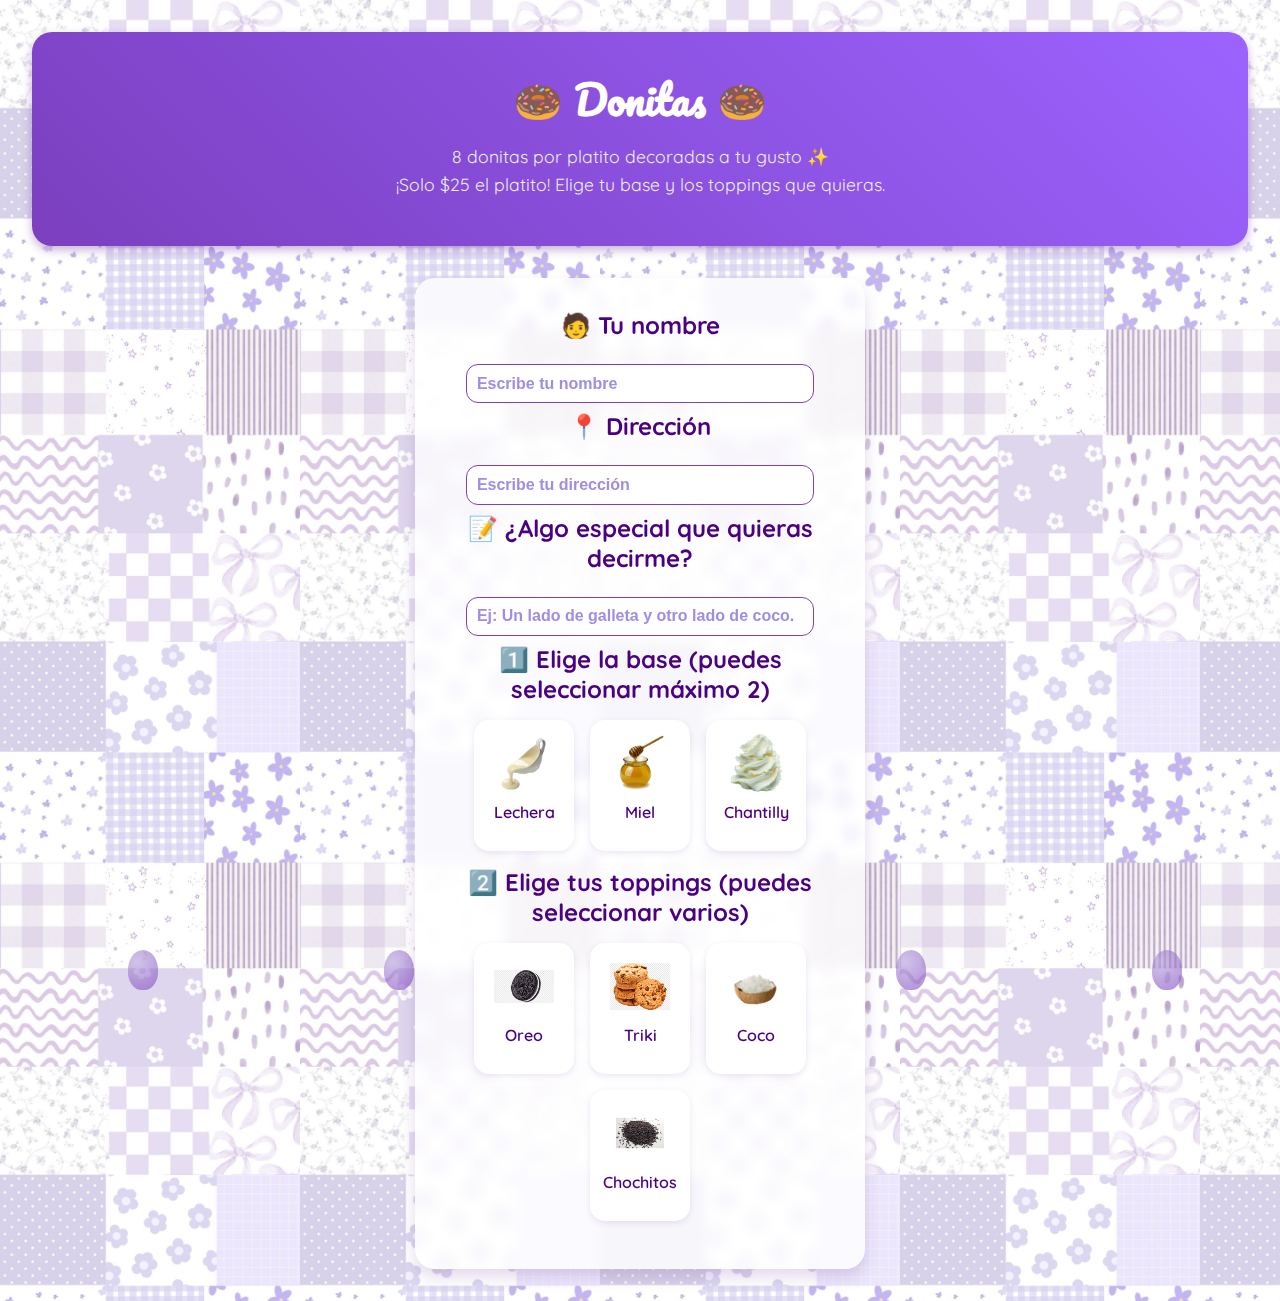
<file: index.html>
<!DOCTYPE html>
<html lang="es">
<head>
  <meta charset="UTF-8" />
  <meta name="viewport" content="width=device-width, initial-scale=1" />
  <title>Donitas Yahzee 🍩</title>
  <link rel="stylesheet" href="style.css" />
  <link href="https://fonts.googleapis.com/css2?family=Pacifico&family=Quicksand:wght@400;600&display=swap" rel="stylesheet" />
</head>
<body>
  <header>
    <h1>🍩 Donitas 🍩</h1>
    <p class="descripcion">
      8 donitas por platito decoradas a tu gusto ✨<br />
      ¡Solo $25 el platito! Elige tu base y los toppings que quieras.
    </p>
  </header>

  <section class="selector">
    <h2>🧑 Tu nombre</h2>
    <input type="text" id="nombre" placeholder="Escribe tu nombre" />

    <h2>📍 Dirección</h2>
    <input type="text" id="direccion" placeholder="Escribe tu dirección" />

    <h2>📝 ¿Algo especial que quieras decirme?</h2>
    <input type="text" id="mensaje" placeholder="Ej: Un lado de galleta y otro lado de coco." />

    <h2>1️⃣ Elige la base (puedes seleccionar máximo 2)</h2>
    <div class="opciones" id="bases">
      <div class="opcion" data-valor="lechera">
        <img src="img/lechera.png" alt="Lechera" />
        <p>Lechera</p>
      </div>
      <div class="opcion" data-valor="miel">
        <img src="img/miel.png" alt="Miel" />
        <p>Miel</p>
      </div>
      <div class="opcion" data-valor="chantilly">
        <img src="img/chantilly.png" alt="Chantilly" />
        <p>Chantilly</p>
      </div>
    </div>

    <h2>2️⃣ Elige tus toppings (puedes seleccionar varios)</h2>
    <div class="opciones" id="toppings">
      <div class="opcion" data-valor="oreo triturada">
        <img src="img/oreo.png" alt="Oreo" />
        <p>Oreo</p>
      </div>
      <div class="opcion" data-valor="triki triturada">
        <img src="img/triki.png" alt="Triki" />
        <p>Triki</p>
      </div>
      <div class="opcion" data-valor="coco rayado">
        <img src="img/coco.png" alt="Coco" />
        <p>Coco</p>
      </div>
      <div class="opcion" data-valor="chochitos oscuros">
        <img src="img/chochitos.jpg" alt="Chochitos" />
        <p>Chochitos</p>
      </div>
    </div>

    <a id="btnPedido" href="#" target="_blank" class="boton oculto">¡Pedir por WhatsApp!</a>
  </section>

  <!-- Globitos flotando -->
  <div class="globos-container">
    <div class="globo"></div>
    <div class="globo"></div>
    <div class="globo"></div>
    <div class="globo"></div>
    <div class="globo"></div>
  </div>

  <script>
    const nombre = document.getElementById('nombre');
    const direccion = document.getElementById('direccion');
    const mensajeEspecial = document.getElementById('mensaje');
    const btn = document.getElementById('btnPedido');
    const numero = "7222952018"; // ← coloca tu número aquí

    let baseSeleccionada = [];
let toppingsSeleccionados = [];

function actualizarPedido() {
  const n = nombre.value.trim();
  const d = direccion.value.trim();
  const m = mensajeEspecial.value.trim();

  if (baseSeleccionada.length > 0 && toppingsSeleccionados.length > 0 && n && d) {
    const textoMensaje = `Hola! Soy ${n}. Quiero un platito de 8 donitas con base de ${baseSeleccionada.join(", ")} y toppings: ${toppingsSeleccionados.join(", ")} 😍🍩\nDirección de entrega: ${d}\nTotal: $25 MXN\n\nNota especial: ${m || "Ninguna"}`;
    const url = `https://wa.me/${numero}?text=${encodeURIComponent(textoMensaje)}`;
    btn.href = url;
    btn.classList.remove('oculto');
  } else {
    btn.classList.add('oculto');
  }
}

// Bases: máximo 2
document.querySelectorAll('#bases .opcion').forEach(op => {
  op.addEventListener('click', () => {
    const valor = op.getAttribute('data-valor');
    if (op.classList.contains('selected')) {
      op.classList.remove('selected');
      baseSeleccionada = baseSeleccionada.filter(b => b !== valor);
    } else {
      if (baseSeleccionada.length < 2) {
        op.classList.add('selected');
        baseSeleccionada.push(valor);
      } else {
        alert("Solo puedes seleccionar máximo 2 bases.");
      }
    }
    actualizarPedido();
  });
});

// Toppings: ilimitado
document.querySelectorAll('#toppings .opcion').forEach(op => {
  op.addEventListener('click', () => {
    const valor = op.getAttribute('data-valor');
    if (op.classList.contains('selected')) {
      op.classList.remove('selected');
      toppingsSeleccionados = toppingsSeleccionados.filter(t => t !== valor);
    } else {
      op.classList.add('selected');
      toppingsSeleccionados.push(valor);
    }
    actualizarPedido();
  });
});

    nombre.addEventListener('input', actualizarPedido);
    direccion.addEventListener('input', actualizarPedido);
    mensajeEspecial.addEventListener('input', actualizarPedido);

    // Animación clic globos
    document.querySelectorAll('.globo').forEach(globo => {
      globo.addEventListener('click', () => {
        if (globo.classList.contains('clicked')) return;
        globo.classList.add('clicked');
        globo.addEventListener('animationend', () => {
          globo.classList.remove('clicked');
        }, { once: true });
      });
    });
  </script>
</body>
</html>
</file>
<file: style.css>
/* Reset */
* {
  margin: 0;
  padding: 0;
  box-sizing: border-box;
}

body {
  font-family: 'Quicksand', sans-serif;
  background: #f3e8ff url('img/fondo_donitass.jpg') repeat;
  background-size: 300px;
  animation: fondoMover 60s linear infinite;
  color: #4b0082; /* morado oscuro */
  padding: 2rem;
  text-align: center;
  overflow-x: hidden;
}

@keyframes fondoMover {
  0% { background-position: 0 0; }
  100% { background-position: 1000px 1000px; }
}

header {
  background: linear-gradient(45deg, #7b3fbf, #9c63ff);
  padding: 2rem;
  border-radius: 20px;
  margin-bottom: 2rem;
  color: white;
  box-shadow: 0 4px 10px rgba(75, 0, 130, 0.3);
  animation: aparecer 1s ease-out;
}

header h1 {
  font-family: 'Pacifico', cursive;
  font-size: 2.5rem;
}

.descripcion {
  font-size: 1.1rem;
  margin-top: 0.5rem;
  margin-bottom: 1rem;
  color: #eee;
  line-height: 1.6;
}

@keyframes aparecer {
  from { opacity: 0; transform: translateY(-20px); }
  to { opacity: 1; transform: translateY(0); }
}

.selector {
  position: relative; /* para estar encima de globos */
  background: #ffffffc7;
  padding: 2rem;
  border-radius: 20px;
  margin: auto;
  max-width: 450px;
  box-shadow: 0 8px 16px rgba(75, 0, 130, 0.15);
  backdrop-filter: blur(6px);
  animation: aparecer 1.5s ease-out;
  z-index: 10; /* sobre globitos */
}

h2, p {
  margin-bottom: 1rem;
}

input {
  padding: 0.6rem;
  margin: 0.5rem 0;
  font-size: 1rem;
  border-radius: 12px;
  width: 90%;
  max-width: 350px;
  border: 1.5px solid #7b3fbf;
  transition: all 0.3s ease;
  color: #4b0082;
  font-weight: 600;
}

input::placeholder {
  color: #a18de3;
}

input:focus {
  border-color: #9c63ff;
  box-shadow: 0 0 6px rgba(156, 99, 255, 0.5);
  outline: none;
}

.opciones {
  display: flex;
  flex-wrap: wrap;
  justify-content: center;
  gap: 1rem;
  margin-bottom: 1rem;
}

.opcion {
  background-color: white;
  border: 2px solid transparent;
  border-radius: 15px;
  padding: 0.7rem;
  width: 100px;
  cursor: pointer;
  transition: all 0.3s ease;
  text-align: center;
  box-shadow: 0 2px 6px rgba(75, 0, 130, 0.1);
  color: #4b0082;
  font-weight: 600;
}

.opcion img {
  width: 60px;
  height: 60px;
  object-fit: contain;
  margin-bottom: 0.3rem;
}

.opcion:hover {
  transform: scale(1.05);
  border-color: #7b3fbf;
}

.opcion.selected {
  border-color: #7b3fbf;
  background-color: #7b3fbf;
  color: white;
  box-shadow: 0 4px 10px rgba(123, 63, 191, 0.6);
}

/* Botón */
.boton {
  background: #7b3fbf;
  color: white;
  padding: 0.8rem 1.5rem;
  border-radius: 25px;
  text-decoration: none;
  font-weight: bold;
  display: inline-block;
  margin-top: 1rem;
  transition: transform 0.2s ease, background 0.3s ease;
}

.boton:hover {
  background-color: #9c63ff;
  transform: scale(1.05);
}

.oculto {
  display: none;
}

/* Globitos flotando fuera del cuadro */
.globos-container {
  position: fixed;
  bottom: -50px;
  left: 0;
  width: 100%;
  pointer-events: auto; /* para que detecte clics */
  z-index: 1; /* debajo del cuadro selector */
}

.globo {
  position: absolute;
  width: 30px;
  height: 40px;
  background: radial-gradient(circle at 30% 30%, #b19cd9, #7b3fbf);
  border-radius: 50% 50% 45% 45%;
  animation: subir 10s infinite ease-in;
  opacity: 0.6;
  cursor: pointer;
  user-select: none;
}

.globo:nth-child(1) { left: 10%; animation-delay: 0s; }
.globo:nth-child(2) { left: 30%; animation-delay: 2s; }
.globo:nth-child(3) { left: 50%; animation-delay: 4s; }
.globo:nth-child(4) { left: 70%; animation-delay: 6s; }
.globo:nth-child(5) { left: 90%; animation-delay: 8s; }

@keyframes subir {
  0% { transform: translateY(0); opacity: 0.6; }
  100% { transform: translateY(-120vh); opacity: 0; }
}

/* Animación clic globos */
@keyframes rebotar {
  0% { transform: scale(1); }
  50% { transform: scale(1.3); }
  100% { transform: scale(1); }
}

.globo.clicked {
  animation: rebotar 0.5s ease;
  background: radial-gradient(circle at 30% 30%, #ff6f91, #7b3fbf);
}
</file>
